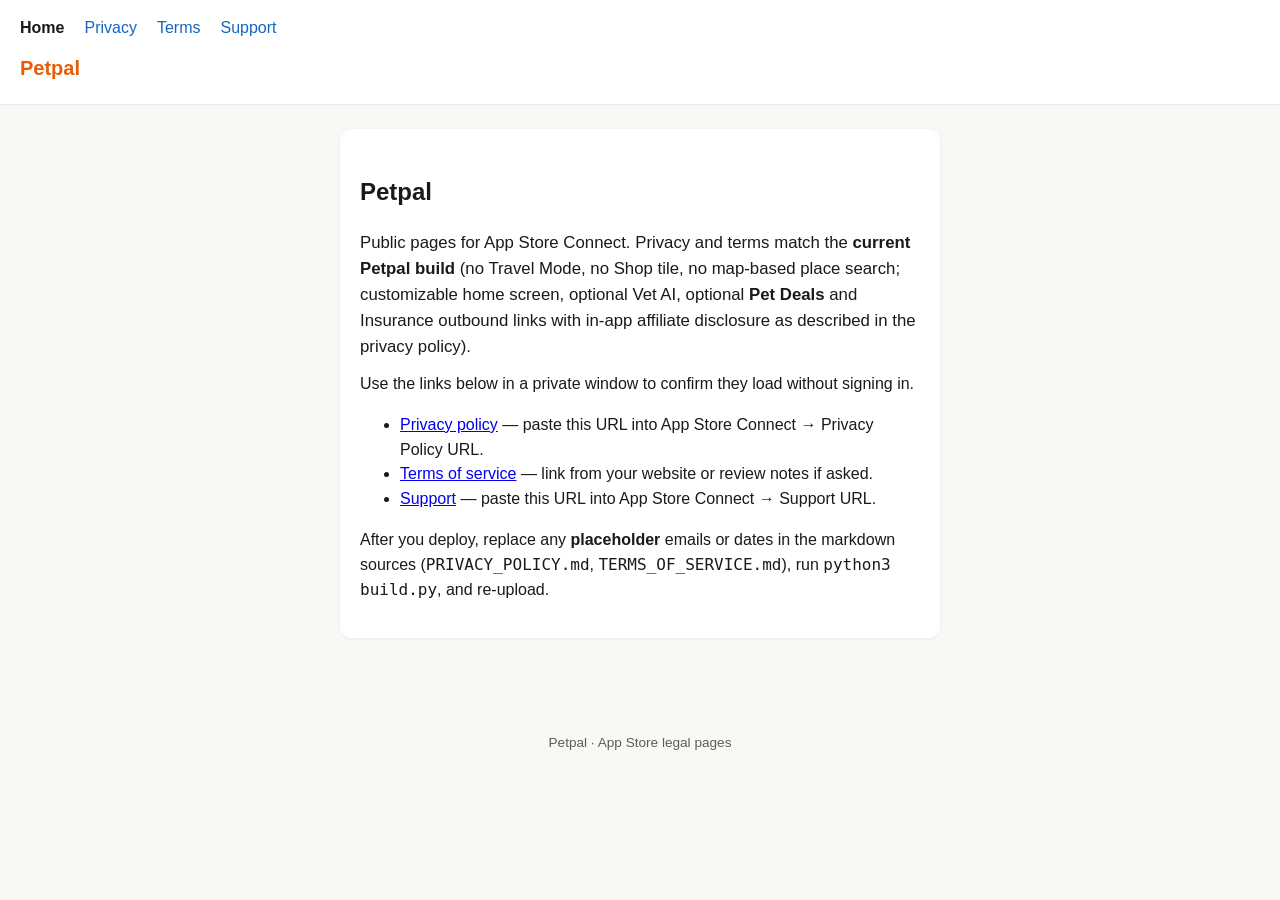
<file: index.html>
<!DOCTYPE html>
<html lang="en">
<head>
  <meta charset="utf-8" />
  <meta name="viewport" content="width=device-width, initial-scale=1" />
  <title>Petpal — Legal &amp; support</title>
  <link rel="stylesheet" href="styles.css" />
</head>
<body>
  <header class="site-header">
    <nav class="nav">
      <a href="index.html" class="active">Home</a>
      <a href="privacy.html">Privacy</a>
      <a href="terms.html">Terms</a>
      <a href="support.html">Support</a>
    </nav>
    <p class="app-name">Petpal</p>
  </header>
  <main class="content">
    <article class="support-body">
      <h1>Petpal</h1>
      <p class="lead">Public pages for App Store Connect. Privacy and terms match the <strong>current Petpal build</strong> (no Travel Mode, no Shop tile, no map-based place search; customizable home screen, optional Vet AI, optional <strong>Pet Deals</strong> and Insurance outbound links with in-app affiliate disclosure as described in the privacy policy).</p>
      <p>Use the links below in a private window to confirm they load without signing in.</p>
      <ul>
        <li><a href="privacy.html">Privacy policy</a> — paste this URL into App Store Connect → Privacy Policy URL.</li>
        <li><a href="terms.html">Terms of service</a> — link from your website or review notes if asked.</li>
        <li><a href="support.html">Support</a> — paste this URL into App Store Connect → Support URL.</li>
      </ul>
      <p>After you deploy, replace any <strong>placeholder</strong> emails or dates in the markdown sources (<code>PRIVACY_POLICY.md</code>, <code>TERMS_OF_SERVICE.md</code>), run <code>python3 build.py</code>, and re-upload.</p>
    </article>
  </main>
  <footer class="site-footer"><p>Petpal · App Store legal pages</p></footer>
</body>
</html>
</file>
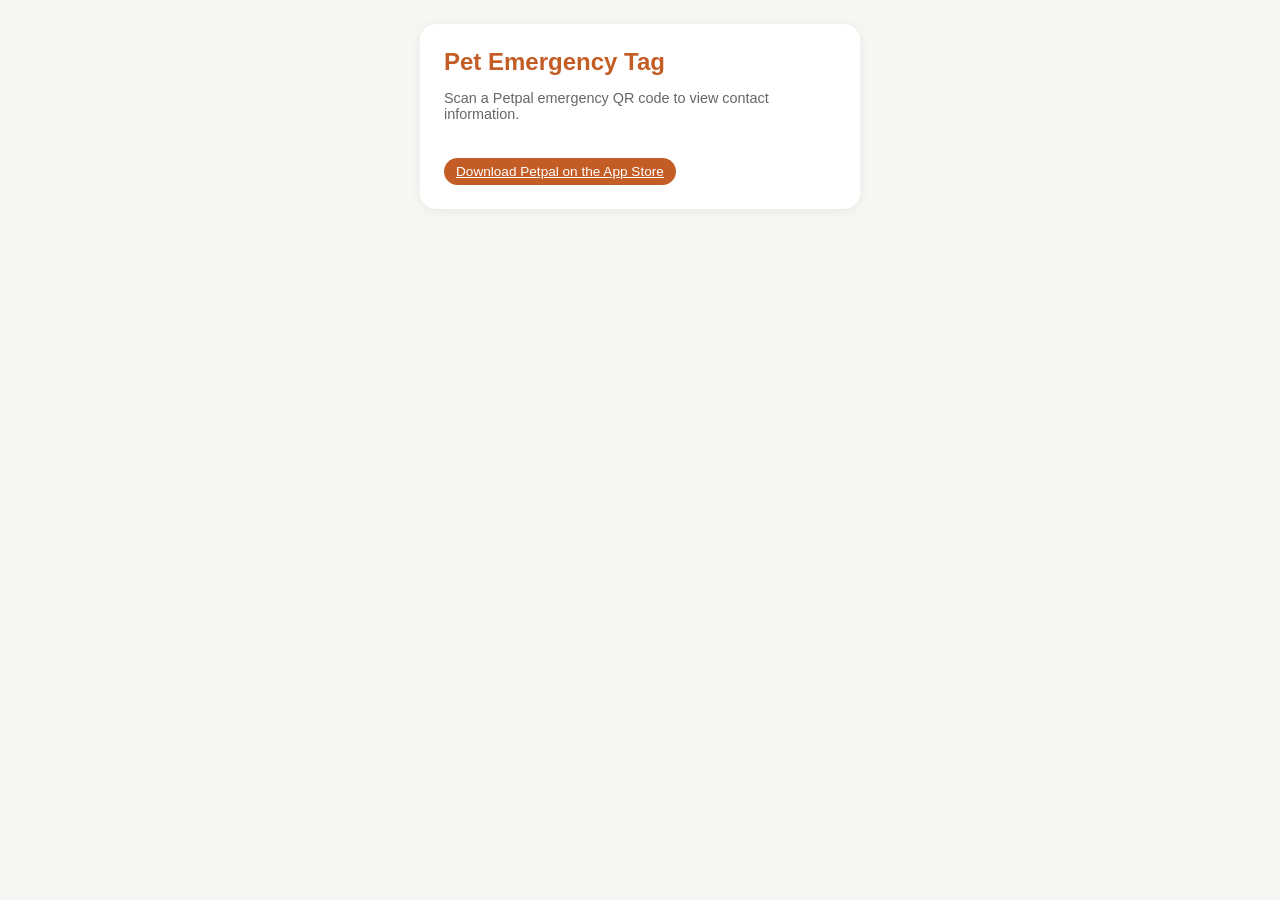
<file: emergency-page/index.html>
<!DOCTYPE html>
<html lang="en">
<head>
  <meta charset="UTF-8">
  <meta name="viewport" content="width=device-width, initial-scale=1.0">
  <title>Pet Emergency - Petpal</title>
  <style>
    * { box-sizing: border-box; }
    body {
      font-family: -apple-system, BlinkMacSystemFont, 'Segoe UI', Roboto, sans-serif;
      max-width: 480px;
      margin: 0 auto;
      padding: 24px 20px;
      background: #f8f6f2;
      color: #333;
      min-height: 100vh;
    }
    .card {
      background: white;
      border-radius: 16px;
      padding: 24px;
      margin-bottom: 16px;
      box-shadow: 0 2px 12px rgba(0,0,0,0.06);
    }
    h1 { font-size: 1.5rem; margin: 0 0 8px; color: #c45c26; }
    .subtitle { color: #666; font-size: 0.9rem; margin-bottom: 20px; }
    .section { margin-bottom: 20px; }
    .section:last-child { margin-bottom: 0; }
    .label { font-size: 0.75rem; color: #888; text-transform: uppercase; margin-bottom: 4px; }
    .value { font-size: 1rem; }
    .value a { color: #c45c26; text-decoration: none; }
    .value a:hover { text-decoration: underline; }
    .badge { display: inline-block; background: #c45c26; color: white; padding: 6px 12px; border-radius: 20px; font-size: 0.85rem; margin-top: 16px; }
    .badge a { color: white; }
    .empty { color: #999; font-style: italic; }
  </style>
</head>
<body>
  <div id="content"></div>
  <script>
    (function() {
      const hash = location.hash.slice(1);
      if (!hash) {
        document.getElementById('content').innerHTML = '<div class="card"><h1>Pet Emergency Tag</h1><p class="subtitle">Scan a Petpal emergency QR code to view contact information.</p><a href="https://apps.apple.com/app/petpal" class="badge">Download Petpal on the App Store</a></div>';
        return;
      }
      try {
        let b64 = decodeURIComponent(hash).replace(/-/g, '+').replace(/_/g, '/');
        while (b64.length % 4) b64 += '=';
        const json = atob(b64);
        const p = JSON.parse(json);
        const v = (s) => (s && s.trim()) ? s.trim() : null;
        const row = (label, val) => {
          const value = v(val);
          return '<div class="section"><div class="label">' + label + '</div><div class="value">' + (value || '<span class="empty">—</span>') + '</div></div>';
        };
        let phone = v(p.ownerPhone) || v(p.ownerPhoneRaw);
        if (phone && !phone.startsWith('tel:')) phone = '<a href="tel:' + phone.replace(/\D/g, '') + '">' + phone + '</a>';
        let html = '<div class="card">';
        html += '<h1>🐾 ' + (v(p.petName) || 'Pet') + '</h1>';
        html += '<p class="subtitle">Emergency contact – Petpal</p>';
        html += row('Owner', p.ownerName);
        html += row('Phone', phone || (v(p.ownerPhone) ? p.ownerPhone : null));
        html += row('Email', p.ownerEmail ? '<a href="mailto:' + p.ownerEmail + '">' + p.ownerEmail + '</a>' : null);
        html += row('Alternate contact', p.alternateContact);
        if (v(p.medications)) html += row('Medications', p.medications);
        if (v(p.allergies)) html += row('Allergies', p.allergies);
        if (v(p.medicalConditions)) html += row('Medical conditions', p.medicalConditions);
        if (v(p.microchipNumber)) html += row('Microchip', p.microchipNumber);
        if (v(p.vetName)) html += row('Vet', p.vetName + (v(p.vetPhone) ? ' • ' + p.vetPhone : ''));
        if (v(p.vetAddress)) html += row('Vet address', p.vetAddress);
        if (v(p.feedingInstructions)) html += row('Feeding', p.feedingInstructions);
        if (v(p.specialNeeds)) html += row('Special needs', p.specialNeeds);
        if (v(p.lostPetMessage)) html += row('Message', p.lostPetMessage);
        if (v(p.rewardOffered)) html += row('Reward', p.rewardOffered);
        html += '<a href="https://apps.apple.com/app/petpal" class="badge">Download Petpal</a>';
        html += '</div>';
        document.getElementById('content').innerHTML = html;
      } catch (e) {
        document.getElementById('content').innerHTML = '<div class="card"><h1>Invalid tag</h1><p class="subtitle">This QR code may be corrupted or from an older version of Petpal.</p></div>';
      }
    })();
  </script>
</body>
</html>
</file>
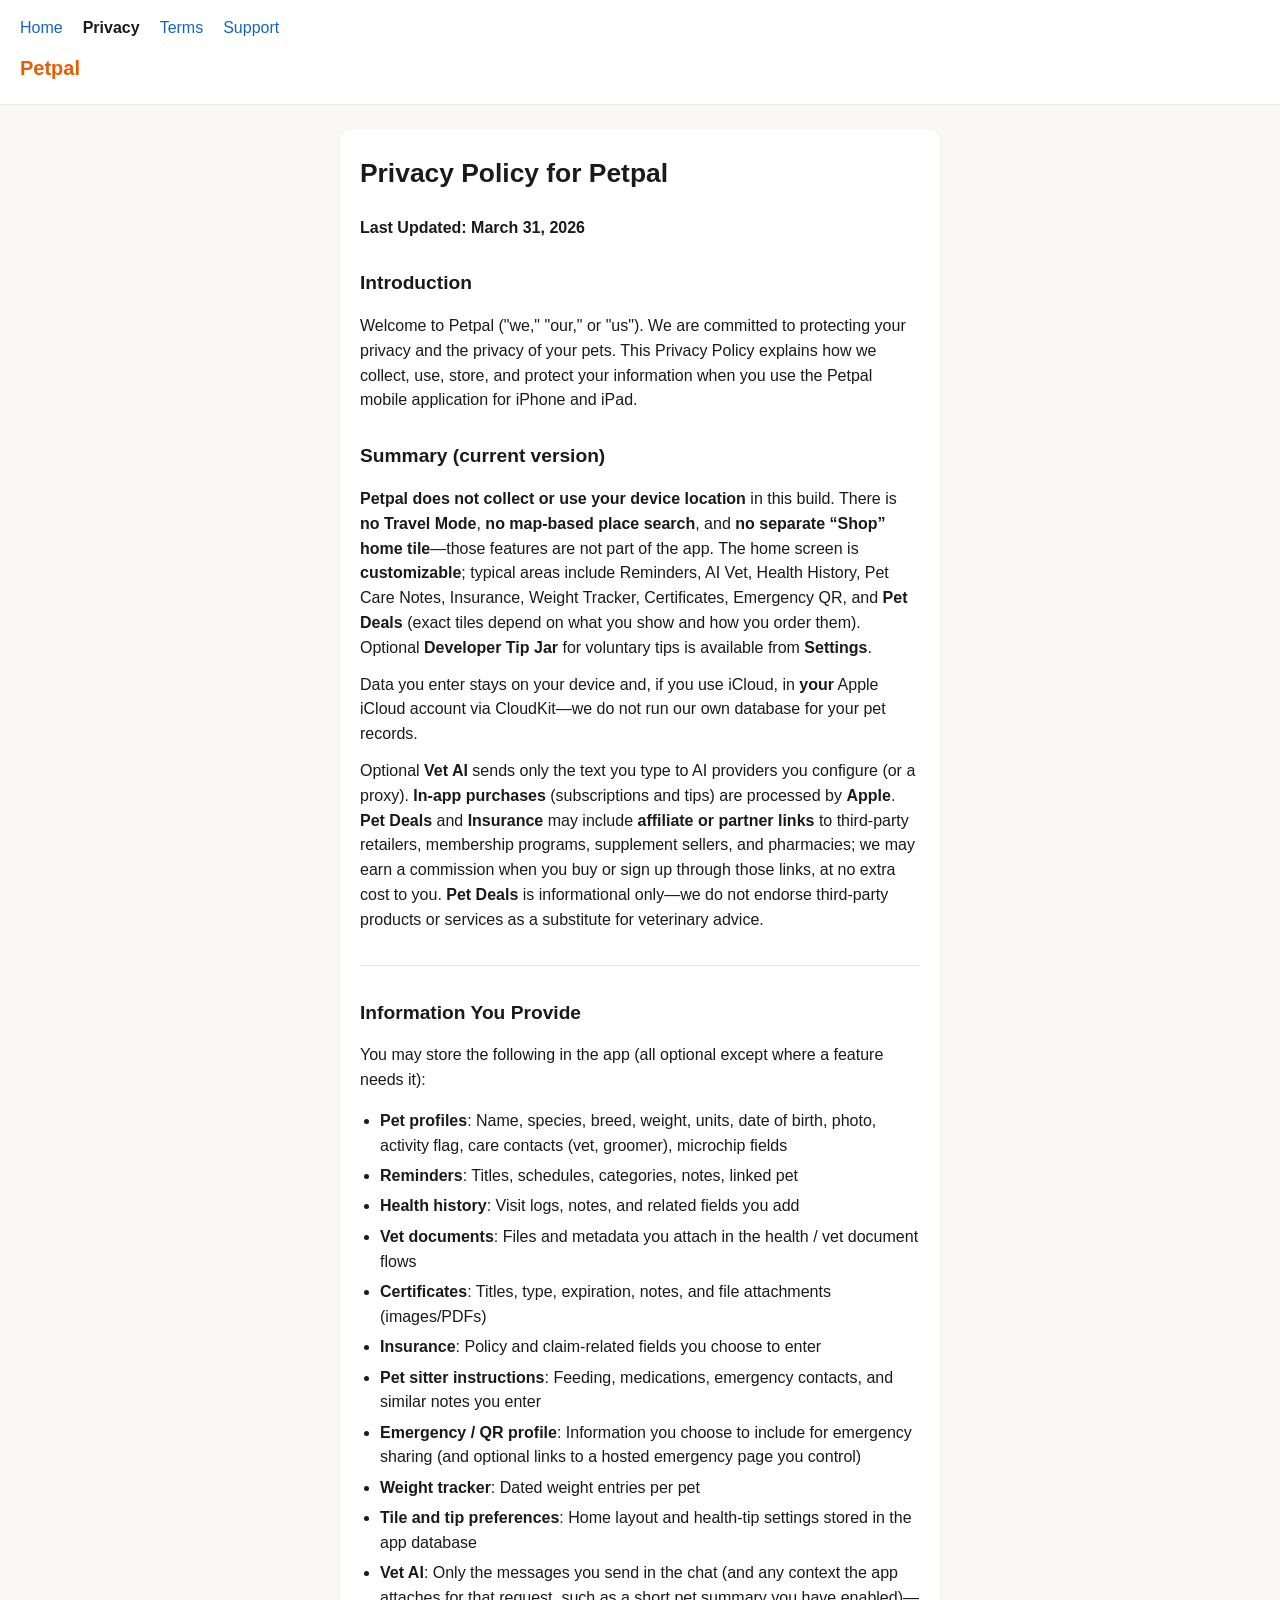
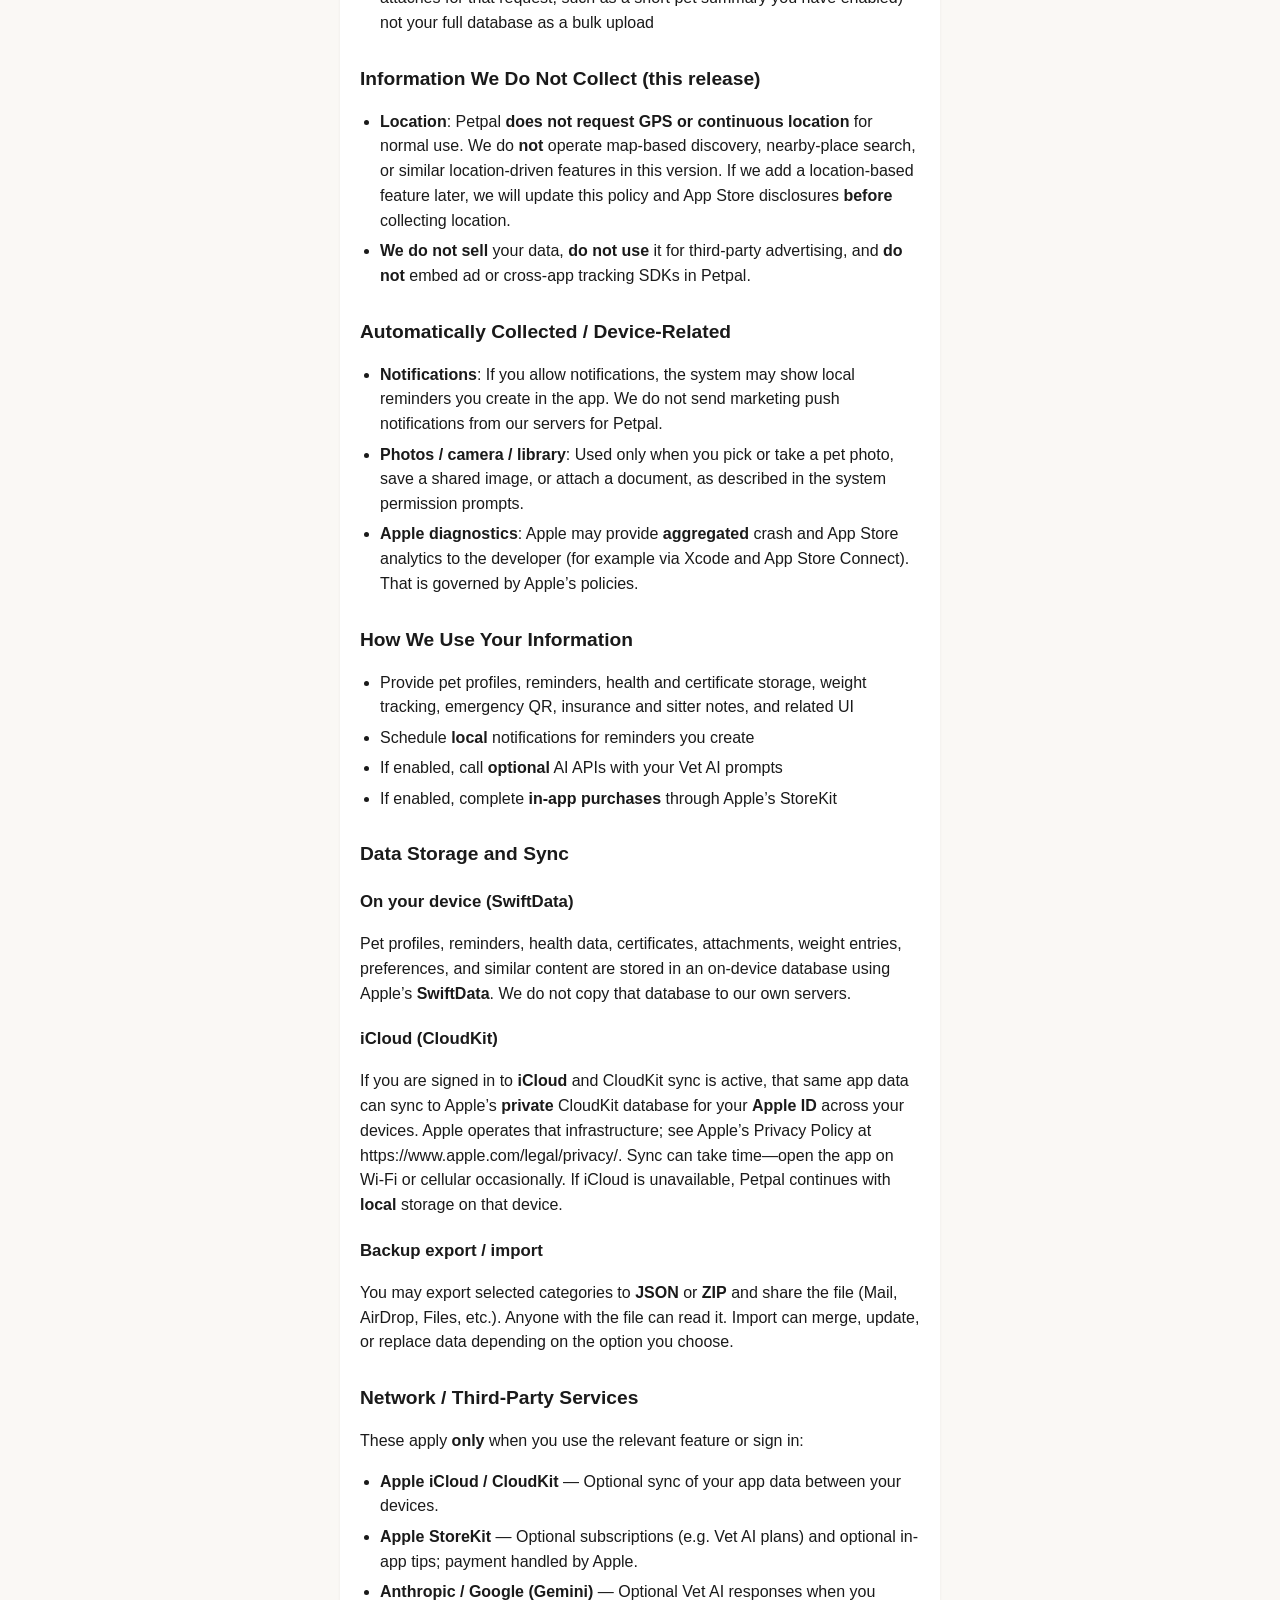
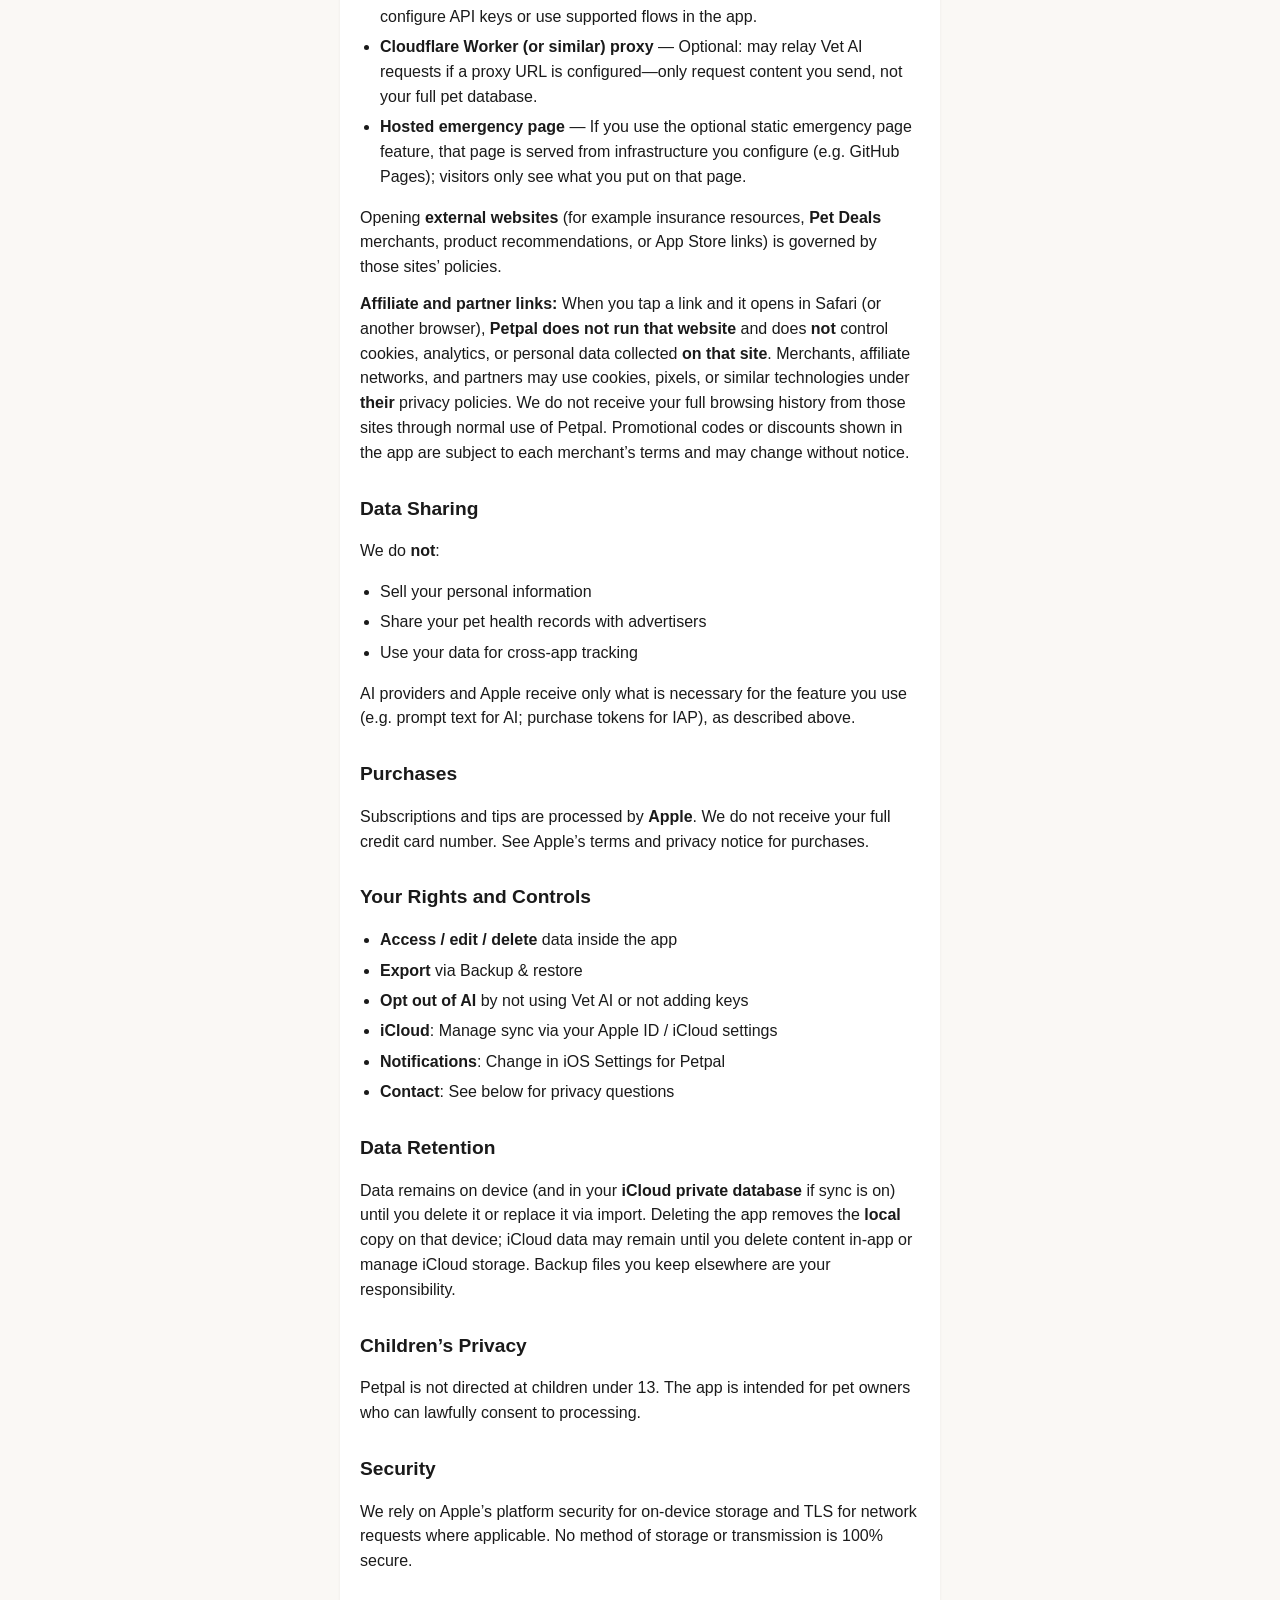
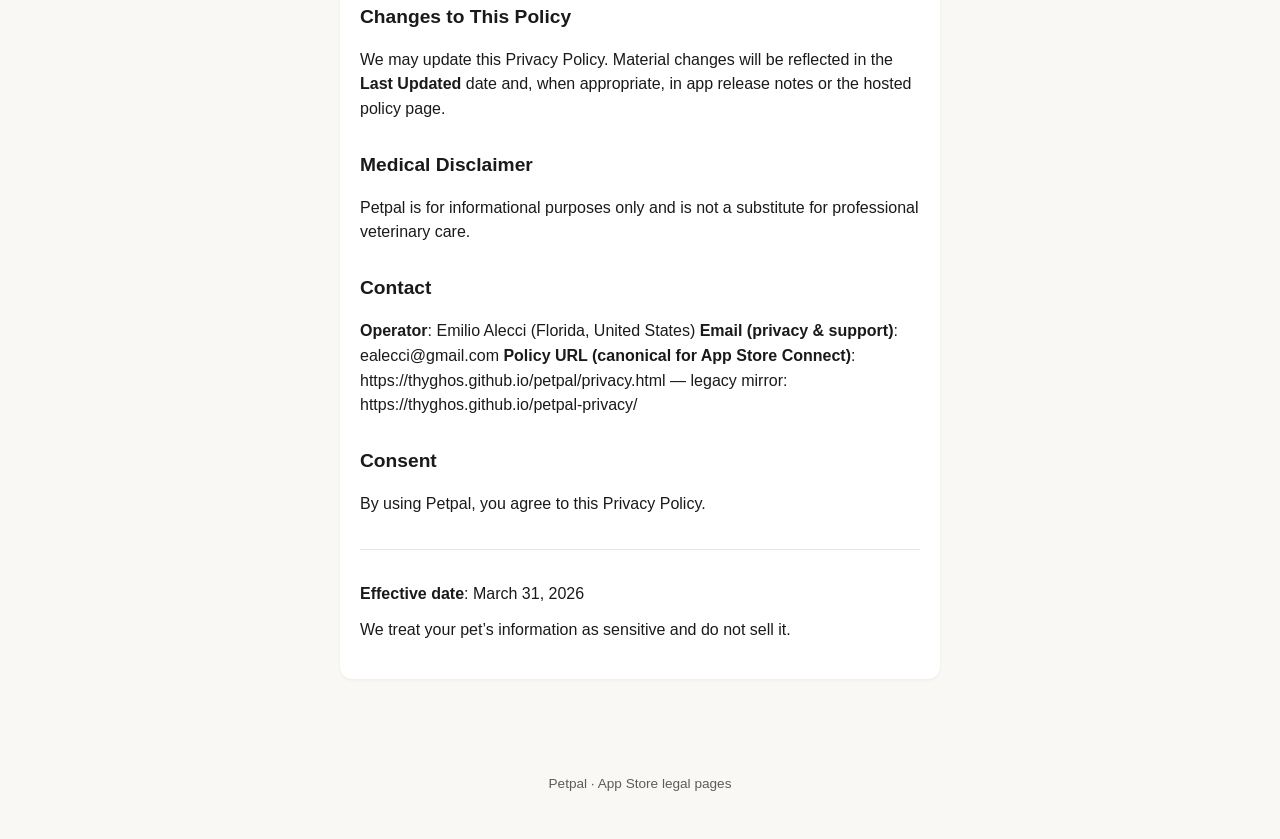
<file: privacy.html>
<!DOCTYPE html>
<html lang="en">
<head>
  <meta charset="utf-8" />
  <meta name="viewport" content="width=device-width, initial-scale=1" />
  <title>Privacy Policy — Petpal</title>
  <link rel="stylesheet" href="styles.css" />
</head>
<body>
  <header class="site-header">
    <nav class="nav"><a href="index.html">Home</a><a href="privacy.html" class="active">Privacy</a><a href="terms.html">Terms</a><a href="support.html">Support</a></nav>
    <p class="app-name">Petpal</p>
  </header>
  <main class="content">
    <article class="legal">
<h1>Privacy Policy for Petpal</h1>
<p><strong>Last Updated: March 31, 2026</strong></p>
<h2>Introduction</h2>
<p>Welcome to Petpal (&quot;we,&quot; &quot;our,&quot; or &quot;us&quot;). We are committed to protecting your privacy and the privacy of your pets. This Privacy Policy explains how we collect, use, store, and protect your information when you use the Petpal mobile application for iPhone and iPad.</p>
<h2>Summary (current version)</h2>
<p><strong>Petpal does not collect or use your device location</strong> in this build. There is <strong>no Travel Mode</strong>, <strong>no map-based place search</strong>, and <strong>no separate “Shop” home tile</strong>—those features are not part of the app. The home screen is <strong>customizable</strong>; typical areas include Reminders, AI Vet, Health History, Pet Care Notes, Insurance, Weight Tracker, Certificates, Emergency QR, and <strong>Pet Deals</strong> (exact tiles depend on what you show and how you order them). Optional <strong>Developer Tip Jar</strong> for voluntary tips is available from <strong>Settings</strong>.</p>
<p>Data you enter stays on your device and, if you use iCloud, in <strong>your</strong> Apple iCloud account via CloudKit—we do not run our own database for your pet records.</p>
<p>Optional <strong>Vet AI</strong> sends only the text you type to AI providers you configure (or a proxy). <strong>In-app purchases</strong> (subscriptions and tips) are processed by <strong>Apple</strong>. <strong>Pet Deals</strong> and <strong>Insurance</strong> may include <strong>affiliate or partner links</strong> to third-party retailers, membership programs, supplement sellers, and pharmacies; we may earn a commission when you buy or sign up through those links, at no extra cost to you. <strong>Pet Deals</strong> is informational only—we do not endorse third-party products or services as a substitute for veterinary advice.</p>
<hr />
<h2>Information You Provide</h2>
<p>You may store the following in the app (all optional except where a feature needs it):</p>
<ul>
<li><strong>Pet profiles</strong>: Name, species, breed, weight, units, date of birth, photo, activity flag, care contacts (vet, groomer), microchip fields</li>
<li><strong>Reminders</strong>: Titles, schedules, categories, notes, linked pet</li>
<li><strong>Health history</strong>: Visit logs, notes, and related fields you add</li>
<li><strong>Vet documents</strong>: Files and metadata you attach in the health / vet document flows</li>
<li><strong>Certificates</strong>: Titles, type, expiration, notes, and file attachments (images/PDFs)</li>
<li><strong>Insurance</strong>: Policy and claim-related fields you choose to enter</li>
<li><strong>Pet sitter instructions</strong>: Feeding, medications, emergency contacts, and similar notes you enter</li>
<li><strong>Emergency / QR profile</strong>: Information you choose to include for emergency sharing (and optional links to a hosted emergency page you control)</li>
<li><strong>Weight tracker</strong>: Dated weight entries per pet</li>
<li><strong>Tile and tip preferences</strong>: Home layout and health-tip settings stored in the app database</li>
<li><strong>Vet AI</strong>: Only the messages you send in the chat (and any context the app attaches for that request, such as a short pet summary you have enabled)—not your full database as a bulk upload</li>
</ul>
<h2>Information We Do <strong>Not</strong> Collect (this release)</h2>
<ul>
<li><strong>Location</strong>: Petpal <strong>does not request GPS or continuous location</strong> for normal use. We do <strong>not</strong> operate map-based discovery, nearby-place search, or similar location-driven features in this version. If we add a location-based feature later, we will update this policy and App Store disclosures <strong>before</strong> collecting location.</li>
<li><strong>We do not sell</strong> your data, <strong>do not use</strong> it for third-party advertising, and <strong>do not</strong> embed ad or cross-app tracking SDKs in Petpal.</li>
</ul>
<h2>Automatically Collected / Device-Related</h2>
<ul>
<li><strong>Notifications</strong>: If you allow notifications, the system may show local reminders you create in the app. We do not send marketing push notifications from our servers for Petpal.</li>
<li><strong>Photos / camera / library</strong>: Used only when you pick or take a pet photo, save a shared image, or attach a document, as described in the system permission prompts.</li>
<li><strong>Apple diagnostics</strong>: Apple may provide <strong>aggregated</strong> crash and App Store analytics to the developer (for example via Xcode and App Store Connect). That is governed by Apple’s policies.</li>
</ul>
<h2>How We Use Your Information</h2>
<ul>
<li>Provide pet profiles, reminders, health and certificate storage, weight tracking, emergency QR, insurance and sitter notes, and related UI</li>
<li>Schedule <strong>local</strong> notifications for reminders you create</li>
<li>If enabled, call <strong>optional</strong> AI APIs with your Vet AI prompts</li>
<li>If enabled, complete <strong>in-app purchases</strong> through Apple’s StoreKit</li>
</ul>
<h2>Data Storage and Sync</h2>
<h3>On your device (SwiftData)</h3>
<p>Pet profiles, reminders, health data, certificates, attachments, weight entries, preferences, and similar content are stored in an on-device database using Apple’s <strong>SwiftData</strong>. We do not copy that database to our own servers.</p>
<h3>iCloud (CloudKit)</h3>
<p>If you are signed in to <strong>iCloud</strong> and CloudKit sync is active, that same app data can sync to Apple’s <strong>private</strong> CloudKit database for your <strong>Apple ID</strong> across your devices. Apple operates that infrastructure; see Apple’s Privacy Policy at https://www.apple.com/legal/privacy/. Sync can take time—open the app on Wi‑Fi or cellular occasionally. If iCloud is unavailable, Petpal continues with <strong>local</strong> storage on that device.</p>
<h3>Backup export / import</h3>
<p>You may export selected categories to <strong>JSON</strong> or <strong>ZIP</strong> and share the file (Mail, AirDrop, Files, etc.). Anyone with the file can read it. Import can merge, update, or replace data depending on the option you choose.</p>
<h2>Network / Third-Party Services</h2>
<p>These apply <strong>only</strong> when you use the relevant feature or sign in:</p>
<ul>
<li><strong>Apple iCloud / CloudKit</strong> — Optional sync of your app data between your devices.</li>
<li><strong>Apple StoreKit</strong> — Optional subscriptions (e.g. Vet AI plans) and optional in-app tips; payment handled by Apple.</li>
<li><strong>Anthropic / Google (Gemini)</strong> — Optional Vet AI responses when you configure API keys or use supported flows in the app.</li>
<li><strong>Cloudflare Worker (or similar) proxy</strong> — Optional: may relay Vet AI requests if a proxy URL is configured—only request content you send, not your full pet database.</li>
<li><strong>Hosted emergency page</strong> — If you use the optional static emergency page feature, that page is served from infrastructure you configure (e.g. GitHub Pages); visitors only see what you put on that page.</li>
</ul>
<p>Opening <strong>external websites</strong> (for example insurance resources, <strong>Pet Deals</strong> merchants, product recommendations, or App Store links) is governed by those sites’ policies.</p>
<p><strong>Affiliate and partner links:</strong> When you tap a link and it opens in Safari (or another browser), <strong>Petpal does not run that website</strong> and does <strong>not</strong> control cookies, analytics, or personal data collected <strong>on that site</strong>. Merchants, affiliate networks, and partners may use cookies, pixels, or similar technologies under <strong>their</strong> privacy policies. We do not receive your full browsing history from those sites through normal use of Petpal. Promotional codes or discounts shown in the app are subject to each merchant’s terms and may change without notice.</p>
<h2>Data Sharing</h2>
<p>We do <strong>not</strong>:</p>
<ul>
<li>Sell your personal information</li>
<li>Share your pet health records with advertisers</li>
<li>Use your data for cross-app tracking</li>
</ul>
<p>AI providers and Apple receive only what is necessary for the feature you use (e.g. prompt text for AI; purchase tokens for IAP), as described above.</p>
<h2>Purchases</h2>
<p>Subscriptions and tips are processed by <strong>Apple</strong>. We do not receive your full credit card number. See Apple’s terms and privacy notice for purchases.</p>
<h2>Your Rights and Controls</h2>
<ul>
<li><strong>Access / edit / delete</strong> data inside the app</li>
<li><strong>Export</strong> via Backup &amp; restore</li>
<li><strong>Opt out of AI</strong> by not using Vet AI or not adding keys</li>
<li><strong>iCloud</strong>: Manage sync via your Apple ID / iCloud settings</li>
<li><strong>Notifications</strong>: Change in iOS Settings for Petpal</li>
<li><strong>Contact</strong>: See below for privacy questions</li>
</ul>
<h2>Data Retention</h2>
<p>Data remains on device (and in your <strong>iCloud private database</strong> if sync is on) until you delete it or replace it via import. Deleting the app removes the <strong>local</strong> copy on that device; iCloud data may remain until you delete content in-app or manage iCloud storage. Backup files you keep elsewhere are your responsibility.</p>
<h2>Children’s Privacy</h2>
<p>Petpal is not directed at children under 13. The app is intended for pet owners who can lawfully consent to processing.</p>
<h2>Security</h2>
<p>We rely on Apple’s platform security for on-device storage and TLS for network requests where applicable. No method of storage or transmission is 100% secure.</p>
<h2>Changes to This Policy</h2>
<p>We may update this Privacy Policy. Material changes will be reflected in the <strong>Last Updated</strong> date and, when appropriate, in app release notes or the hosted policy page.</p>
<h2>Medical Disclaimer</h2>
<p>Petpal is for informational purposes only and is not a substitute for professional veterinary care.</p>
<h2>Contact</h2>
<p><strong>Operator</strong>: Emilio Alecci (Florida, United States) <strong>Email (privacy &amp; support)</strong>: ealecci@gmail.com <strong>Policy URL (canonical for App Store Connect)</strong>: https://thyghos.github.io/petpal/privacy.html — legacy mirror: https://thyghos.github.io/petpal-privacy/</p>
<h2>Consent</h2>
<p>By using Petpal, you agree to this Privacy Policy.</p>
<hr />
<p><strong>Effective date</strong>: March 31, 2026</p>
<p>We treat your pet’s information as sensitive and do not sell it.</p>

    </article>
  </main>
  <footer class="site-footer"><p>Petpal · App Store legal pages</p></footer>
</body>
</html>
</file>
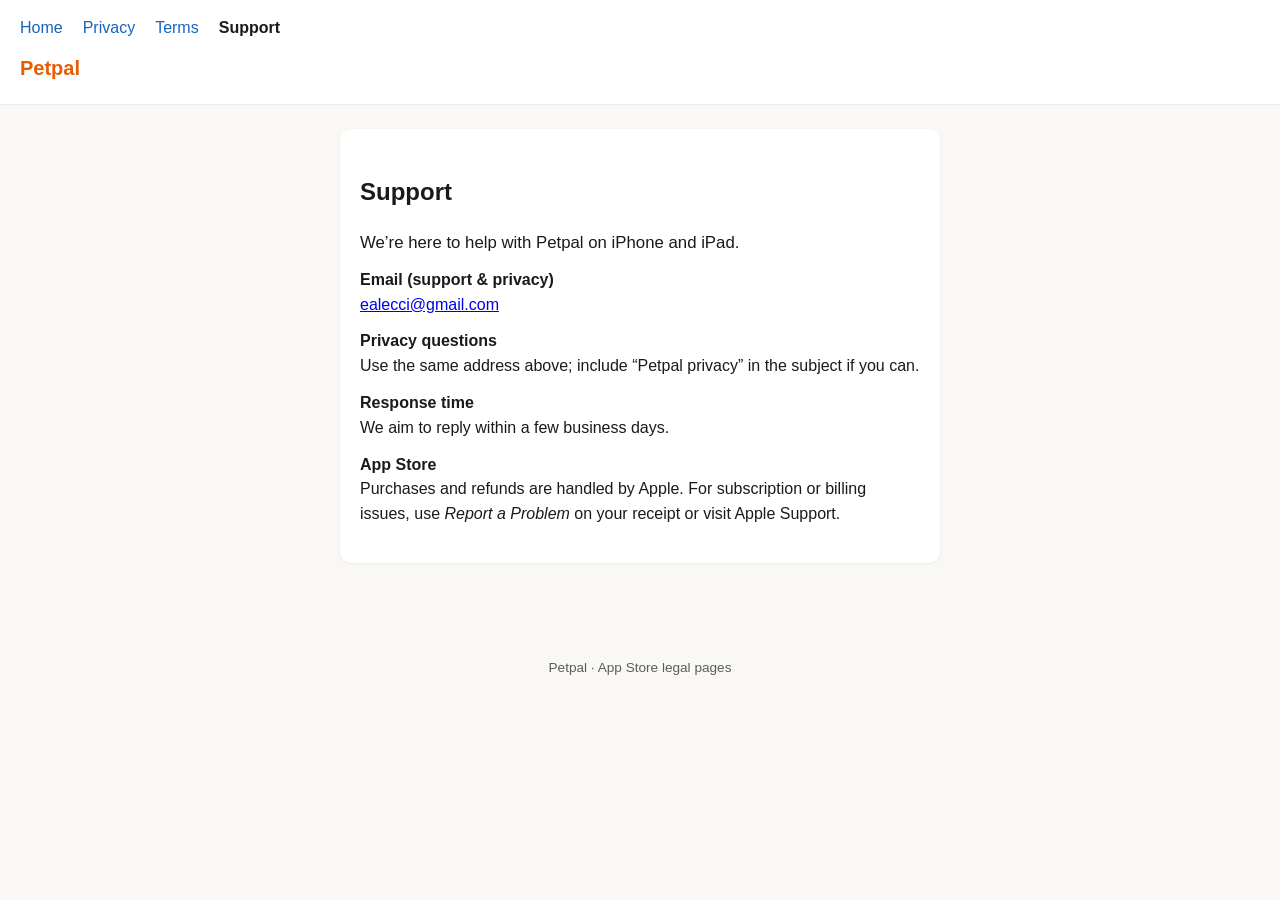
<file: support.html>
<!DOCTYPE html>
<html lang="en">
<head>
  <meta charset="utf-8" />
  <meta name="viewport" content="width=device-width, initial-scale=1" />
  <title>Support — Petpal</title>
  <link rel="stylesheet" href="styles.css" />
</head>
<body>
  <header class="site-header">
    <nav class="nav">
      <a href="index.html">Home</a>
      <a href="privacy.html">Privacy</a>
      <a href="terms.html">Terms</a>
      <a href="support.html" class="active">Support</a>
    </nav>
    <p class="app-name">Petpal</p>
  </header>
  <main class="content">
    <article class="support-body">
      <h1>Support</h1>
      <p class="lead">We’re here to help with Petpal on iPhone and iPad.</p>
      <p><strong>Email (support &amp; privacy)</strong><br />
        <a href="mailto:ealecci@gmail.com">ealecci@gmail.com</a></p>
      <p><strong>Privacy questions</strong><br />
        Use the same address above; include “Petpal privacy” in the subject if you can.
      </p>
      <p><strong>Response time</strong><br />
        We aim to reply within a few business days.</p>
      <p><strong>App Store</strong><br />
        Purchases and refunds are handled by Apple. For subscription or billing issues, use <em>Report a Problem</em> on your receipt or visit Apple Support.</p>
    </article>
  </main>
  <footer class="site-footer"><p>Petpal · App Store legal pages</p></footer>
</body>
</html>
</file>
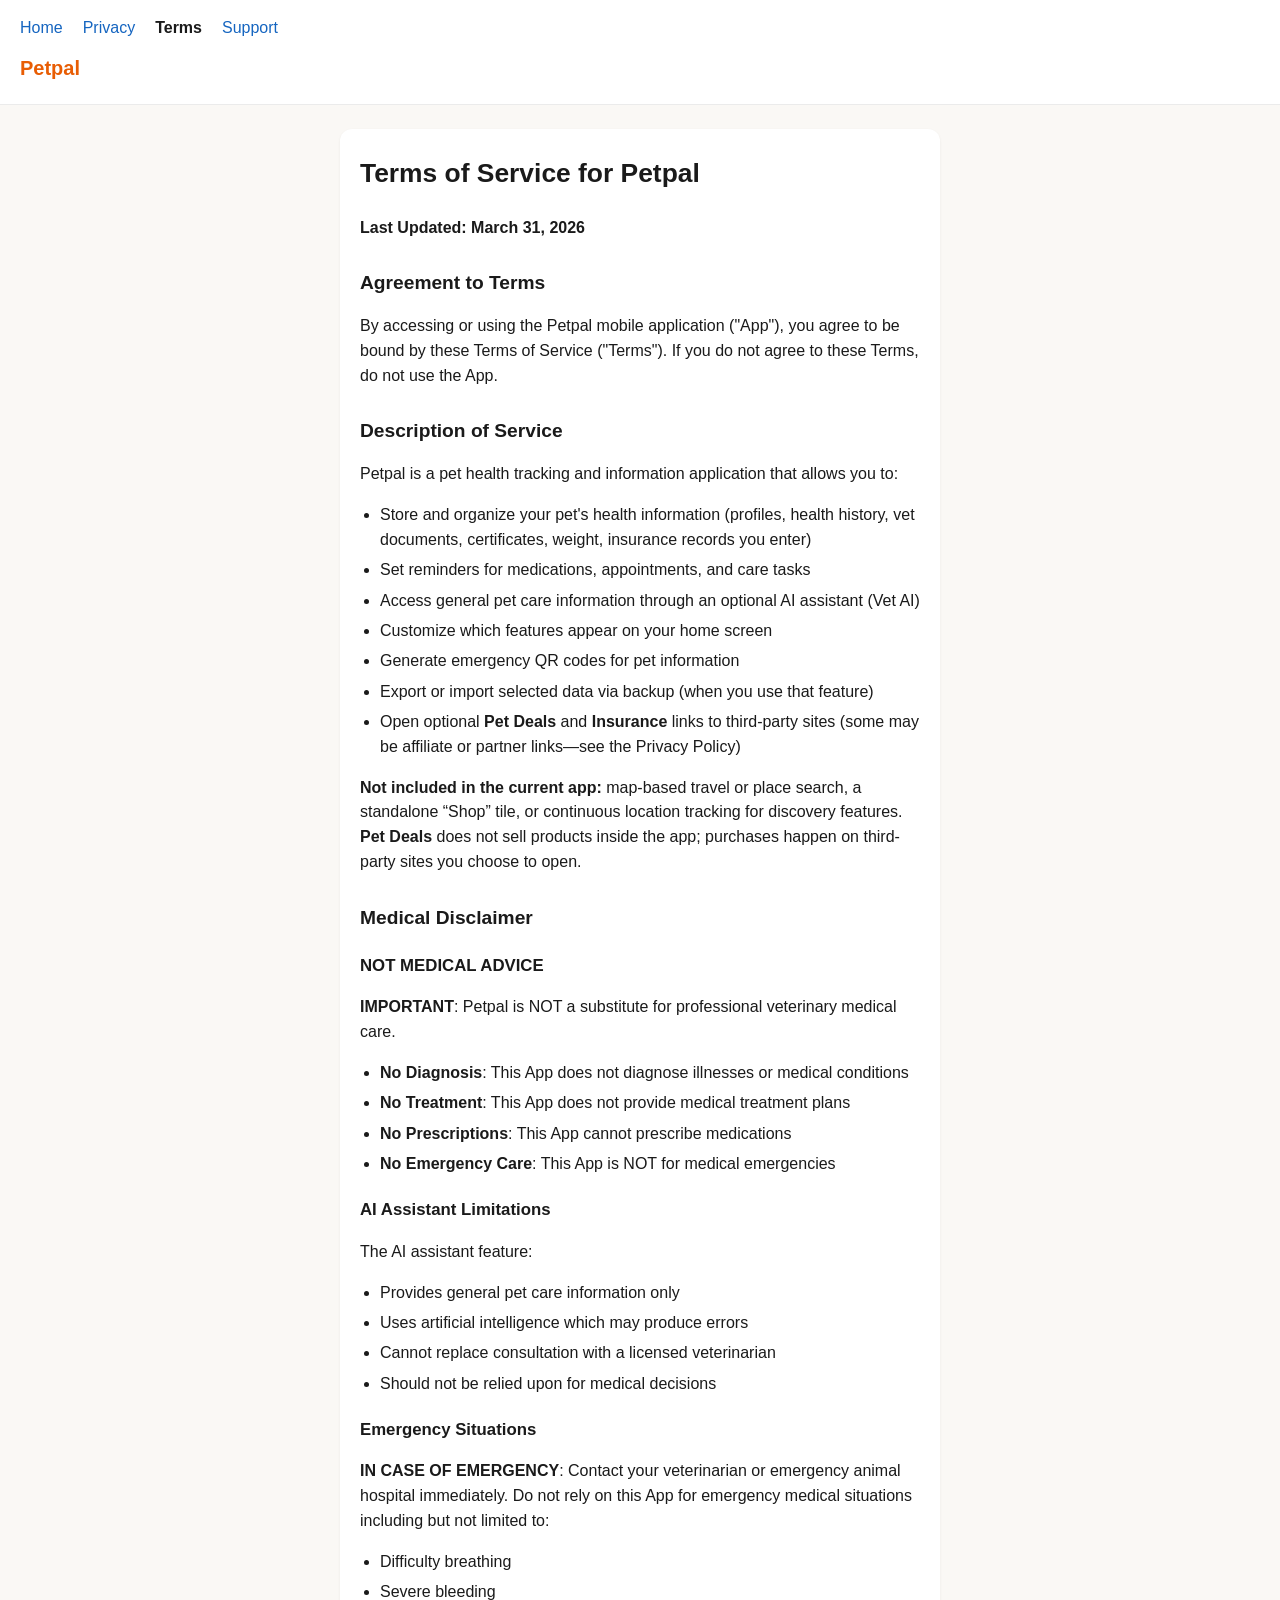
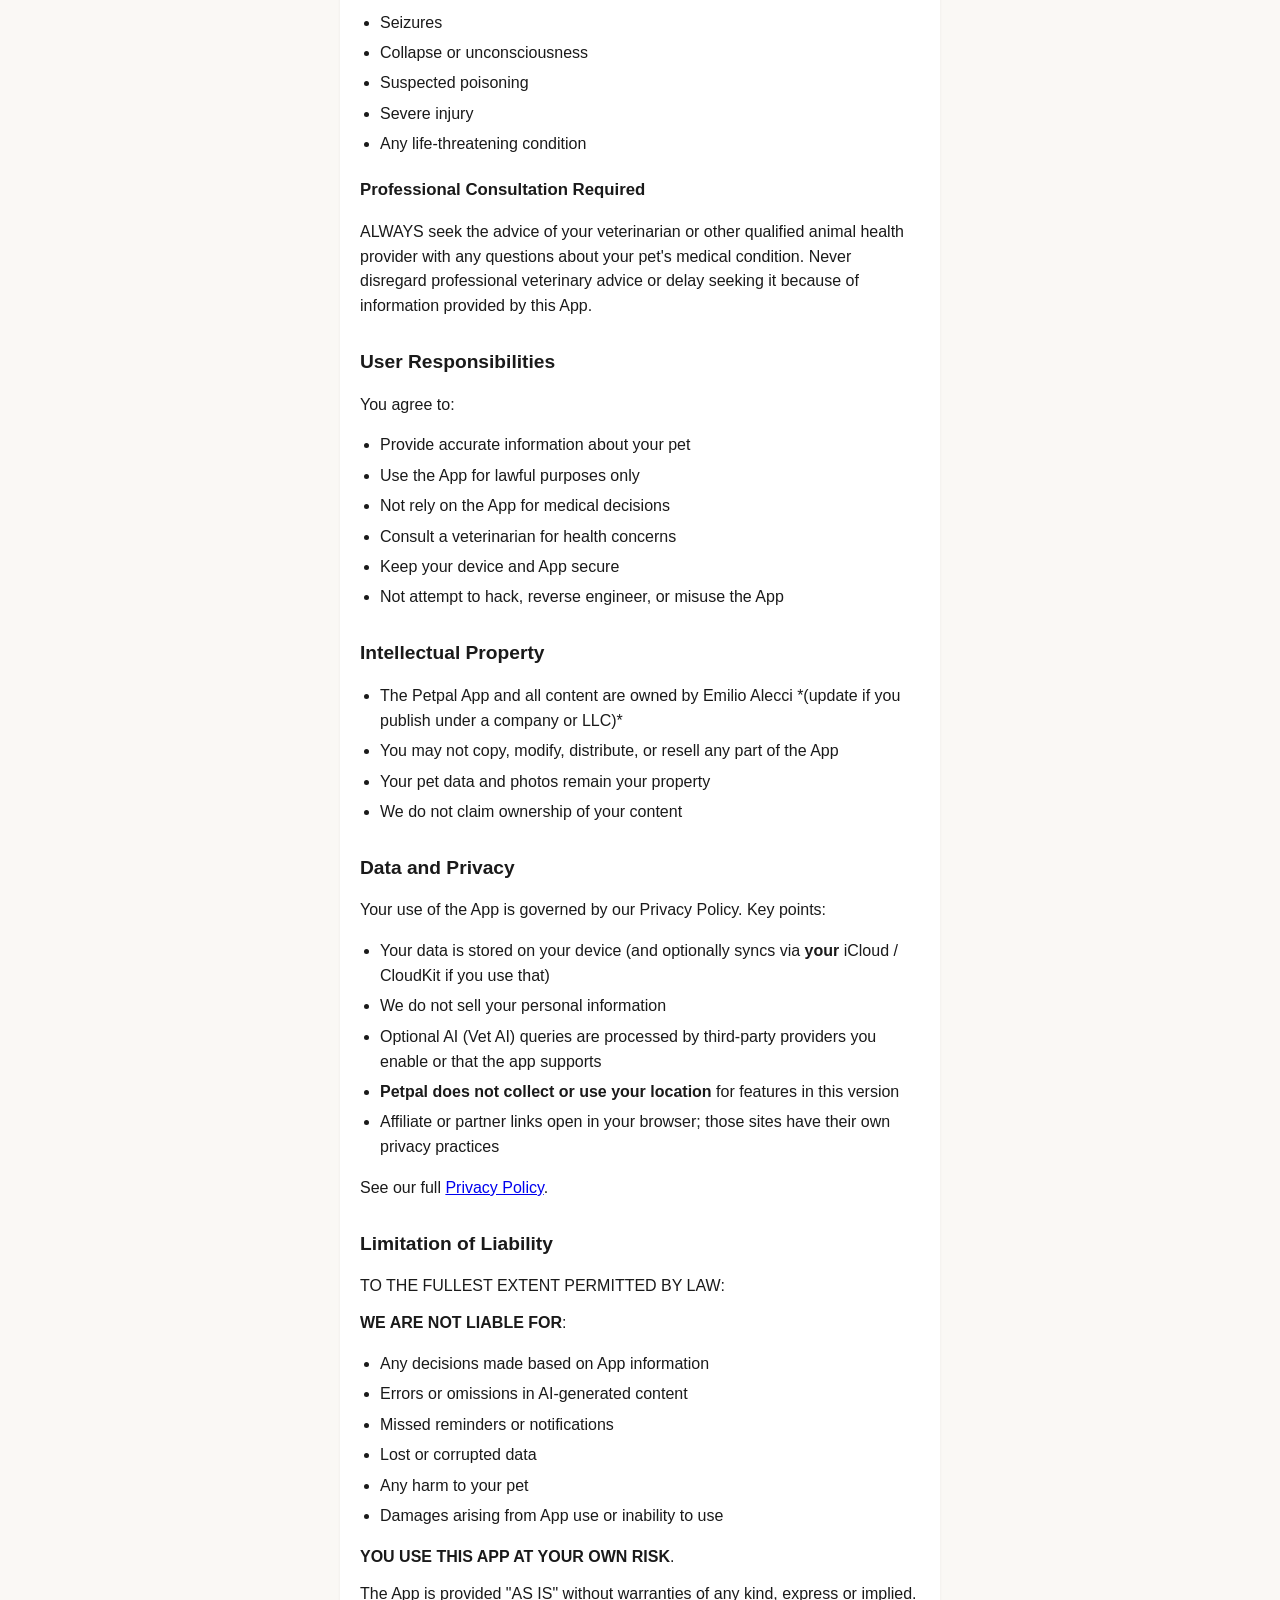
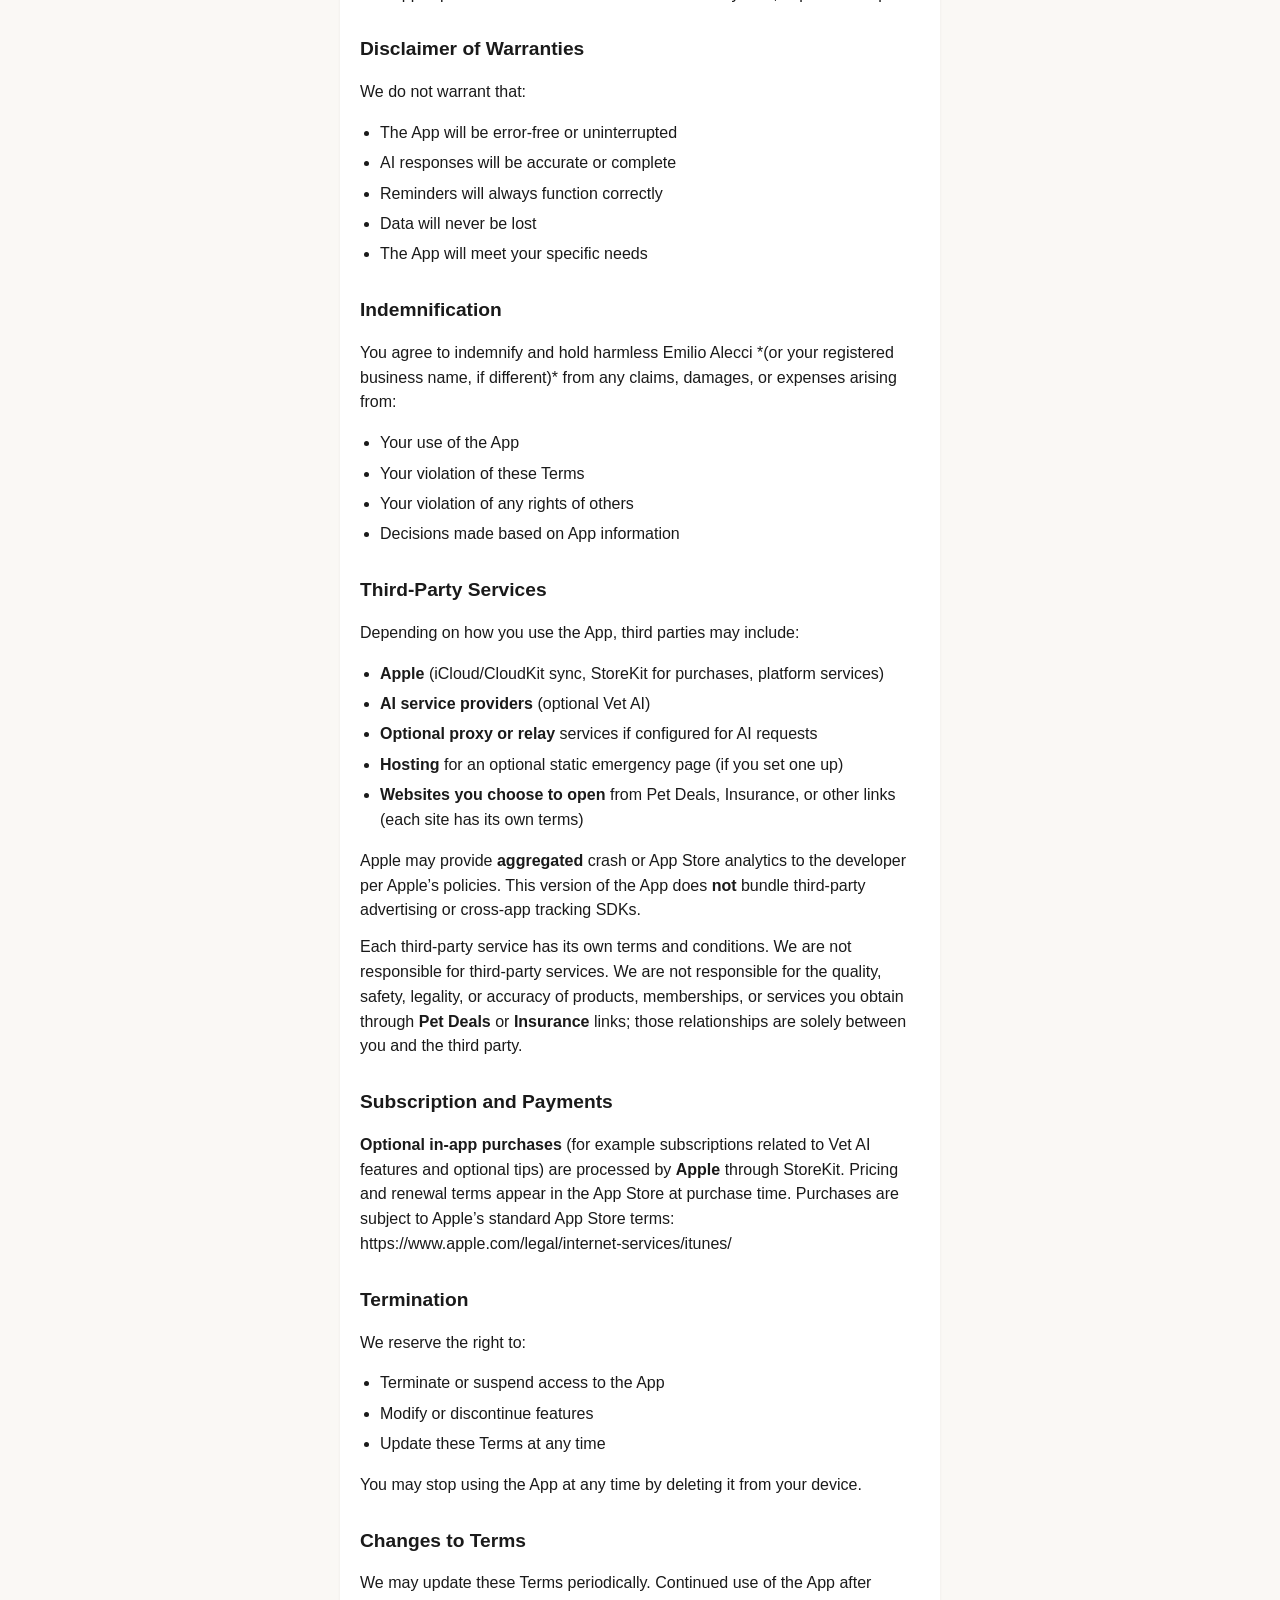
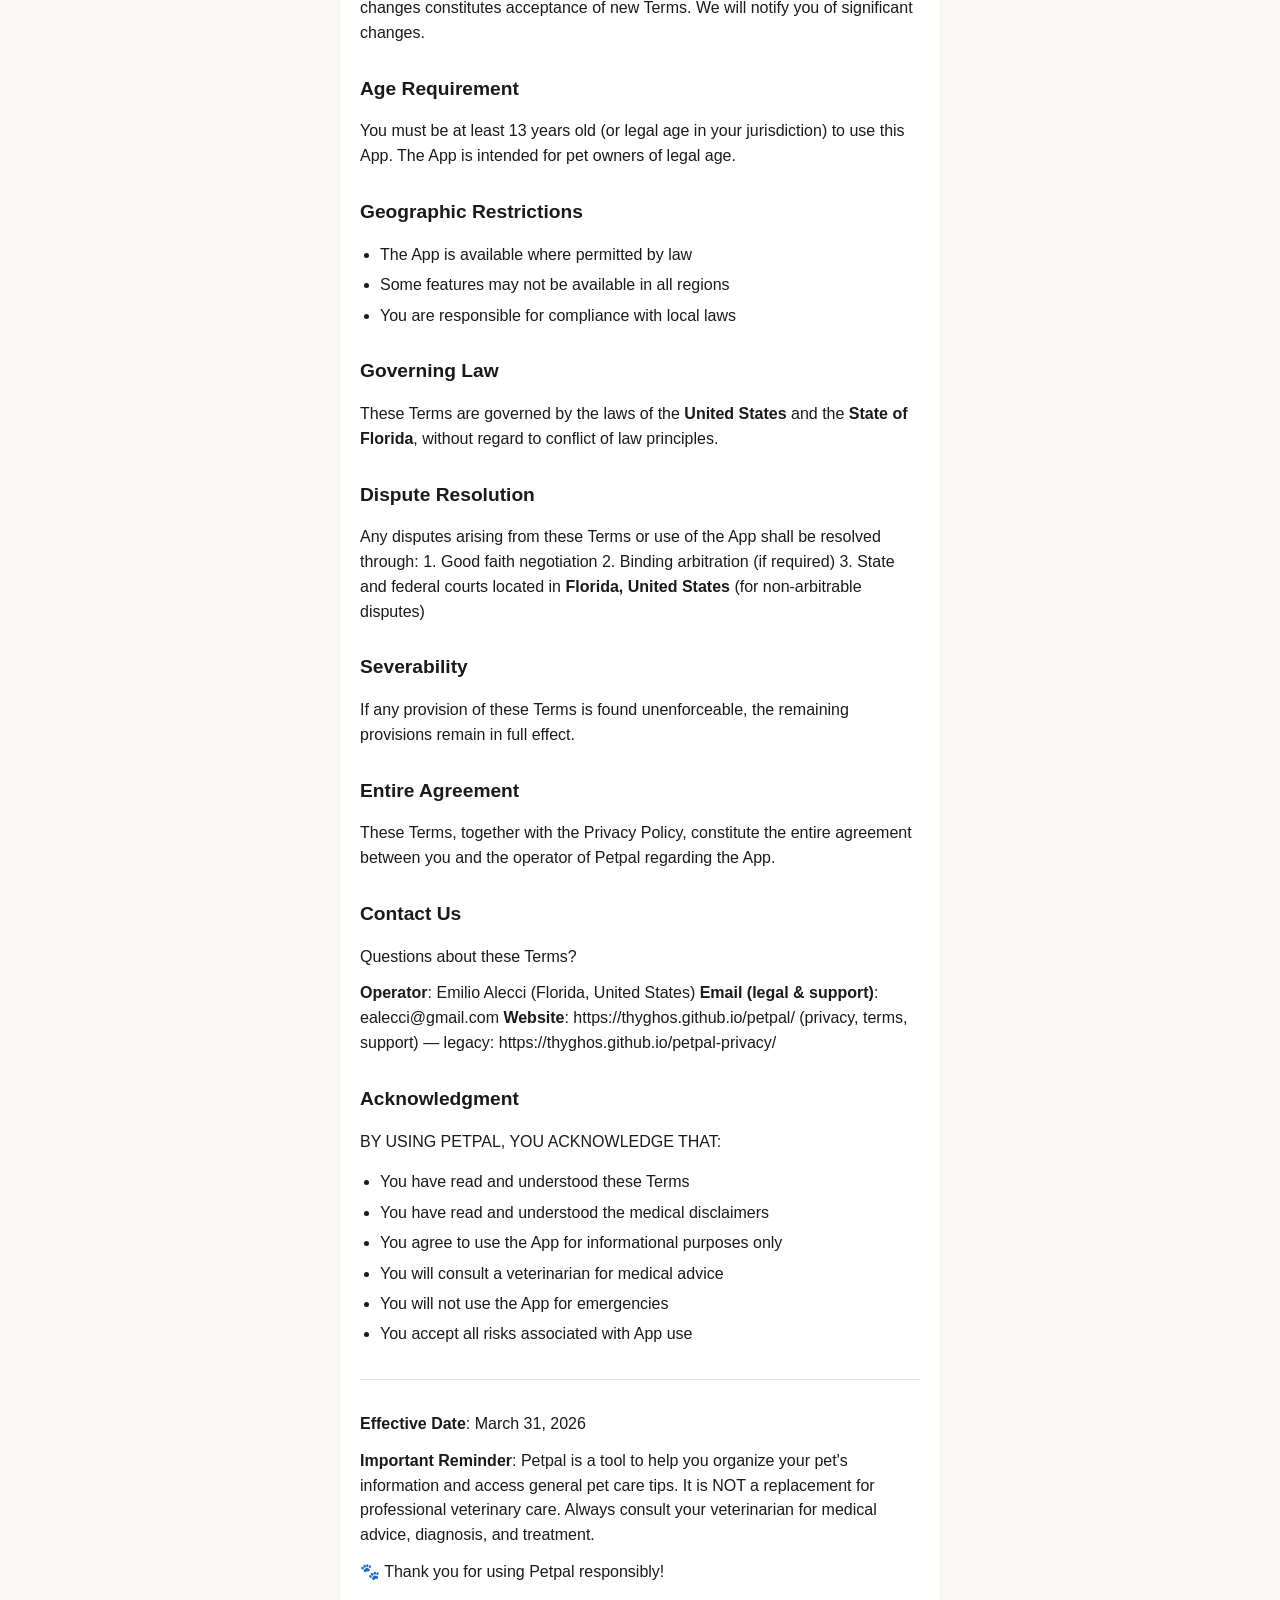
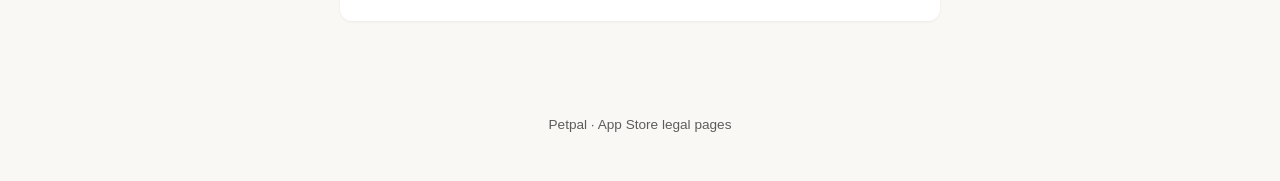
<file: terms.html>
<!DOCTYPE html>
<html lang="en">
<head>
  <meta charset="utf-8" />
  <meta name="viewport" content="width=device-width, initial-scale=1" />
  <title>Terms of Service — Petpal</title>
  <link rel="stylesheet" href="styles.css" />
</head>
<body>
  <header class="site-header">
    <nav class="nav"><a href="index.html">Home</a><a href="privacy.html">Privacy</a><a href="terms.html" class="active">Terms</a><a href="support.html">Support</a></nav>
    <p class="app-name">Petpal</p>
  </header>
  <main class="content">
    <article class="legal">
<h1>Terms of Service for Petpal</h1>
<p><strong>Last Updated: March 31, 2026</strong></p>
<h2>Agreement to Terms</h2>
<p>By accessing or using the Petpal mobile application (&quot;App&quot;), you agree to be bound by these Terms of Service (&quot;Terms&quot;). If you do not agree to these Terms, do not use the App.</p>
<h2>Description of Service</h2>
<p>Petpal is a pet health tracking and information application that allows you to:</p>
<ul>
<li>Store and organize your pet&#x27;s health information (profiles, health history, vet documents, certificates, weight, insurance records you enter)</li>
<li>Set reminders for medications, appointments, and care tasks</li>
<li>Access general pet care information through an optional AI assistant (Vet AI)</li>
<li>Customize which features appear on your home screen</li>
<li>Generate emergency QR codes for pet information</li>
<li>Export or import selected data via backup (when you use that feature)</li>
<li>Open optional <strong>Pet Deals</strong> and <strong>Insurance</strong> links to third-party sites (some may be affiliate or partner links—see the Privacy Policy)</li>
</ul>
<p><strong>Not included in the current app:</strong> map-based travel or place search, a standalone “Shop” tile, or continuous location tracking for discovery features. <strong>Pet Deals</strong> does not sell products inside the app; purchases happen on third-party sites you choose to open.</p>
<h2>Medical Disclaimer</h2>
<h3>NOT MEDICAL ADVICE</h3>
<p><strong>IMPORTANT</strong>: Petpal is NOT a substitute for professional veterinary medical care.</p>
<ul>
<li><strong>No Diagnosis</strong>: This App does not diagnose illnesses or medical conditions</li>
<li><strong>No Treatment</strong>: This App does not provide medical treatment plans</li>
<li><strong>No Prescriptions</strong>: This App cannot prescribe medications</li>
<li><strong>No Emergency Care</strong>: This App is NOT for medical emergencies</li>
</ul>
<h3>AI Assistant Limitations</h3>
<p>The AI assistant feature:</p>
<ul>
<li>Provides general pet care information only</li>
<li>Uses artificial intelligence which may produce errors</li>
<li>Cannot replace consultation with a licensed veterinarian</li>
<li>Should not be relied upon for medical decisions</li>
</ul>
<h3>Emergency Situations</h3>
<p><strong>IN CASE OF EMERGENCY</strong>: Contact your veterinarian or emergency animal hospital immediately. Do not rely on this App for emergency medical situations including but not limited to:</p>
<ul>
<li>Difficulty breathing</li>
<li>Severe bleeding</li>
<li>Seizures</li>
<li>Collapse or unconsciousness</li>
<li>Suspected poisoning</li>
<li>Severe injury</li>
<li>Any life-threatening condition</li>
</ul>
<h3>Professional Consultation Required</h3>
<p>ALWAYS seek the advice of your veterinarian or other qualified animal health provider with any questions about your pet&#x27;s medical condition. Never disregard professional veterinary advice or delay seeking it because of information provided by this App.</p>
<h2>User Responsibilities</h2>
<p>You agree to:</p>
<ul>
<li>Provide accurate information about your pet</li>
<li>Use the App for lawful purposes only</li>
<li>Not rely on the App for medical decisions</li>
<li>Consult a veterinarian for health concerns</li>
<li>Keep your device and App secure</li>
<li>Not attempt to hack, reverse engineer, or misuse the App</li>
</ul>
<h2>Intellectual Property</h2>
<ul>
<li>The Petpal App and all content are owned by Emilio Alecci *(update if you publish under a company or LLC)*</li>
<li>You may not copy, modify, distribute, or resell any part of the App</li>
<li>Your pet data and photos remain your property</li>
<li>We do not claim ownership of your content</li>
</ul>
<h2>Data and Privacy</h2>
<p>Your use of the App is governed by our Privacy Policy. Key points:</p>
<ul>
<li>Your data is stored on your device (and optionally syncs via <strong>your</strong> iCloud / CloudKit if you use that)</li>
<li>We do not sell your personal information</li>
<li>Optional AI (Vet AI) queries are processed by third-party providers you enable or that the app supports</li>
<li><strong>Petpal does not collect or use your location</strong> for features in this version</li>
<li>Affiliate or partner links open in your browser; those sites have their own privacy practices</li>
</ul>
<p>See our full <a href="privacy.html">Privacy Policy</a>.</p>
<h2>Limitation of Liability</h2>
<p>TO THE FULLEST EXTENT PERMITTED BY LAW:</p>
<p><strong>WE ARE NOT LIABLE FOR</strong>:</p>
<ul>
<li>Any decisions made based on App information</li>
<li>Errors or omissions in AI-generated content</li>
<li>Missed reminders or notifications</li>
<li>Lost or corrupted data</li>
<li>Any harm to your pet</li>
<li>Damages arising from App use or inability to use</li>
</ul>
<p><strong>YOU USE THIS APP AT YOUR OWN RISK</strong>.</p>
<p>The App is provided &quot;AS IS&quot; without warranties of any kind, express or implied.</p>
<h2>Disclaimer of Warranties</h2>
<p>We do not warrant that:</p>
<ul>
<li>The App will be error-free or uninterrupted</li>
<li>AI responses will be accurate or complete</li>
<li>Reminders will always function correctly</li>
<li>Data will never be lost</li>
<li>The App will meet your specific needs</li>
</ul>
<h2>Indemnification</h2>
<p>You agree to indemnify and hold harmless Emilio Alecci *(or your registered business name, if different)* from any claims, damages, or expenses arising from:</p>
<ul>
<li>Your use of the App</li>
<li>Your violation of these Terms</li>
<li>Your violation of any rights of others</li>
<li>Decisions made based on App information</li>
</ul>
<h2>Third-Party Services</h2>
<p>Depending on how you use the App, third parties may include:</p>
<ul>
<li><strong>Apple</strong> (iCloud/CloudKit sync, StoreKit for purchases, platform services)</li>
<li><strong>AI service providers</strong> (optional Vet AI)</li>
<li><strong>Optional proxy or relay</strong> services if configured for AI requests</li>
<li><strong>Hosting</strong> for an optional static emergency page (if you set one up)</li>
<li><strong>Websites you choose to open</strong> from Pet Deals, Insurance, or other links (each site has its own terms)</li>
</ul>
<p>Apple may provide <strong>aggregated</strong> crash or App Store analytics to the developer per Apple’s policies. This version of the App does <strong>not</strong> bundle third-party advertising or cross-app tracking SDKs.</p>
<p>Each third-party service has its own terms and conditions. We are not responsible for third-party services. We are not responsible for the quality, safety, legality, or accuracy of products, memberships, or services you obtain through <strong>Pet Deals</strong> or <strong>Insurance</strong> links; those relationships are solely between you and the third party.</p>
<h2>Subscription and Payments</h2>
<p><strong>Optional in-app purchases</strong> (for example subscriptions related to Vet AI features and optional tips) are processed by <strong>Apple</strong> through StoreKit. Pricing and renewal terms appear in the App Store at purchase time. Purchases are subject to Apple’s standard App Store terms: https://www.apple.com/legal/internet-services/itunes/</p>
<h2>Termination</h2>
<p>We reserve the right to:</p>
<ul>
<li>Terminate or suspend access to the App</li>
<li>Modify or discontinue features</li>
<li>Update these Terms at any time</li>
</ul>
<p>You may stop using the App at any time by deleting it from your device.</p>
<h2>Changes to Terms</h2>
<p>We may update these Terms periodically. Continued use of the App after changes constitutes acceptance of new Terms. We will notify you of significant changes.</p>
<h2>Age Requirement</h2>
<p>You must be at least 13 years old (or legal age in your jurisdiction) to use this App. The App is intended for pet owners of legal age.</p>
<h2>Geographic Restrictions</h2>
<ul>
<li>The App is available where permitted by law</li>
<li>Some features may not be available in all regions</li>
<li>You are responsible for compliance with local laws</li>
</ul>
<h2>Governing Law</h2>
<p>These Terms are governed by the laws of the <strong>United States</strong> and the <strong>State of Florida</strong>, without regard to conflict of law principles.</p>
<h2>Dispute Resolution</h2>
<p>Any disputes arising from these Terms or use of the App shall be resolved through: 1. Good faith negotiation 2. Binding arbitration (if required) 3. State and federal courts located in <strong>Florida, United States</strong> (for non-arbitrable disputes)</p>
<h2>Severability</h2>
<p>If any provision of these Terms is found unenforceable, the remaining provisions remain in full effect.</p>
<h2>Entire Agreement</h2>
<p>These Terms, together with the Privacy Policy, constitute the entire agreement between you and the operator of Petpal regarding the App.</p>
<h2>Contact Us</h2>
<p>Questions about these Terms?</p>
<p><strong>Operator</strong>: Emilio Alecci (Florida, United States) <strong>Email (legal &amp; support)</strong>: ealecci@gmail.com <strong>Website</strong>: https://thyghos.github.io/petpal/ (privacy, terms, support) — legacy: https://thyghos.github.io/petpal-privacy/</p>
<h2>Acknowledgment</h2>
<p>BY USING PETPAL, YOU ACKNOWLEDGE THAT:</p>
<ul>
<li>You have read and understood these Terms</li>
<li>You have read and understood the medical disclaimers</li>
<li>You agree to use the App for informational purposes only</li>
<li>You will consult a veterinarian for medical advice</li>
<li>You will not use the App for emergencies</li>
<li>You accept all risks associated with App use</li>
</ul>
<hr />
<p><strong>Effective Date</strong>: March 31, 2026</p>
<p><strong>Important Reminder</strong>: Petpal is a tool to help you organize your pet&#x27;s information and access general pet care tips. It is NOT a replacement for professional veterinary care. Always consult your veterinarian for medical advice, diagnosis, and treatment.</p>
<p>🐾 Thank you for using Petpal responsibly!</p>

    </article>
  </main>
  <footer class="site-footer"><p>Petpal · App Store legal pages</p></footer>
</body>
</html>
</file>
<file: styles.css>
:root {
  --text: #1a1a1a;
  --muted: #5c5c5c;
  --bg: #faf8f5;
  --card: #fff;
  --accent: #e85d04;
  --link: #1565c0;
}

* {
  box-sizing: border-box;
}

body {
  margin: 0;
  font-family: -apple-system, BlinkMacSystemFont, "Segoe UI", Roboto, Helvetica, Arial, sans-serif;
  font-size: 1rem;
  line-height: 1.55;
  color: var(--text);
  background: var(--bg);
}

.site-header {
  background: var(--card);
  border-bottom: 1px solid rgba(0, 0, 0, 0.08);
  padding: 1rem 1.25rem 1.25rem;
}

.app-name {
  margin: 0.75rem 0 0;
  font-weight: 700;
  font-size: 1.25rem;
  color: var(--accent);
}

.nav {
  display: flex;
  flex-wrap: wrap;
  gap: 0.75rem 1.25rem;
}

.nav a {
  color: var(--link);
  text-decoration: none;
  font-weight: 500;
}

.nav a:hover {
  text-decoration: underline;
}

.nav a.active {
  color: var(--text);
  font-weight: 600;
}

.content {
  max-width: 40rem;
  margin: 0 auto;
  padding: 1.5rem 1.25rem 3rem;
}

.legal,
.support-body {
  background: var(--card);
  padding: 1.5rem 1.25rem;
  border-radius: 12px;
  box-shadow: 0 1px 3px rgba(0, 0, 0, 0.06);
}

.legal h1 {
  font-size: 1.65rem;
  margin-top: 0;
}

.legal h2 {
  font-size: 1.2rem;
  margin-top: 1.75rem;
}

.legal h3 {
  font-size: 1.05rem;
  margin-top: 1.25rem;
}

.legal ul {
  padding-left: 1.25rem;
}

.legal li {
  margin: 0.35rem 0;
}

.legal p,
.support-body p {
  margin: 0.75rem 0;
  color: var(--text);
}

.legal hr {
  border: none;
  border-top: 1px solid rgba(0, 0, 0, 0.1);
  margin: 2rem 0;
}

.site-footer {
  text-align: center;
  padding: 2rem 1rem;
  font-size: 0.85rem;
  color: var(--muted);
}

.support-body .placeholder {
  background: #fff8e6;
  border-left: 4px solid var(--accent);
  padding: 0.75rem 1rem;
  margin: 1rem 0;
  font-size: 0.95rem;
}

.lead {
  font-size: 1.05rem;
  color: var(--muted);
}
</file>
